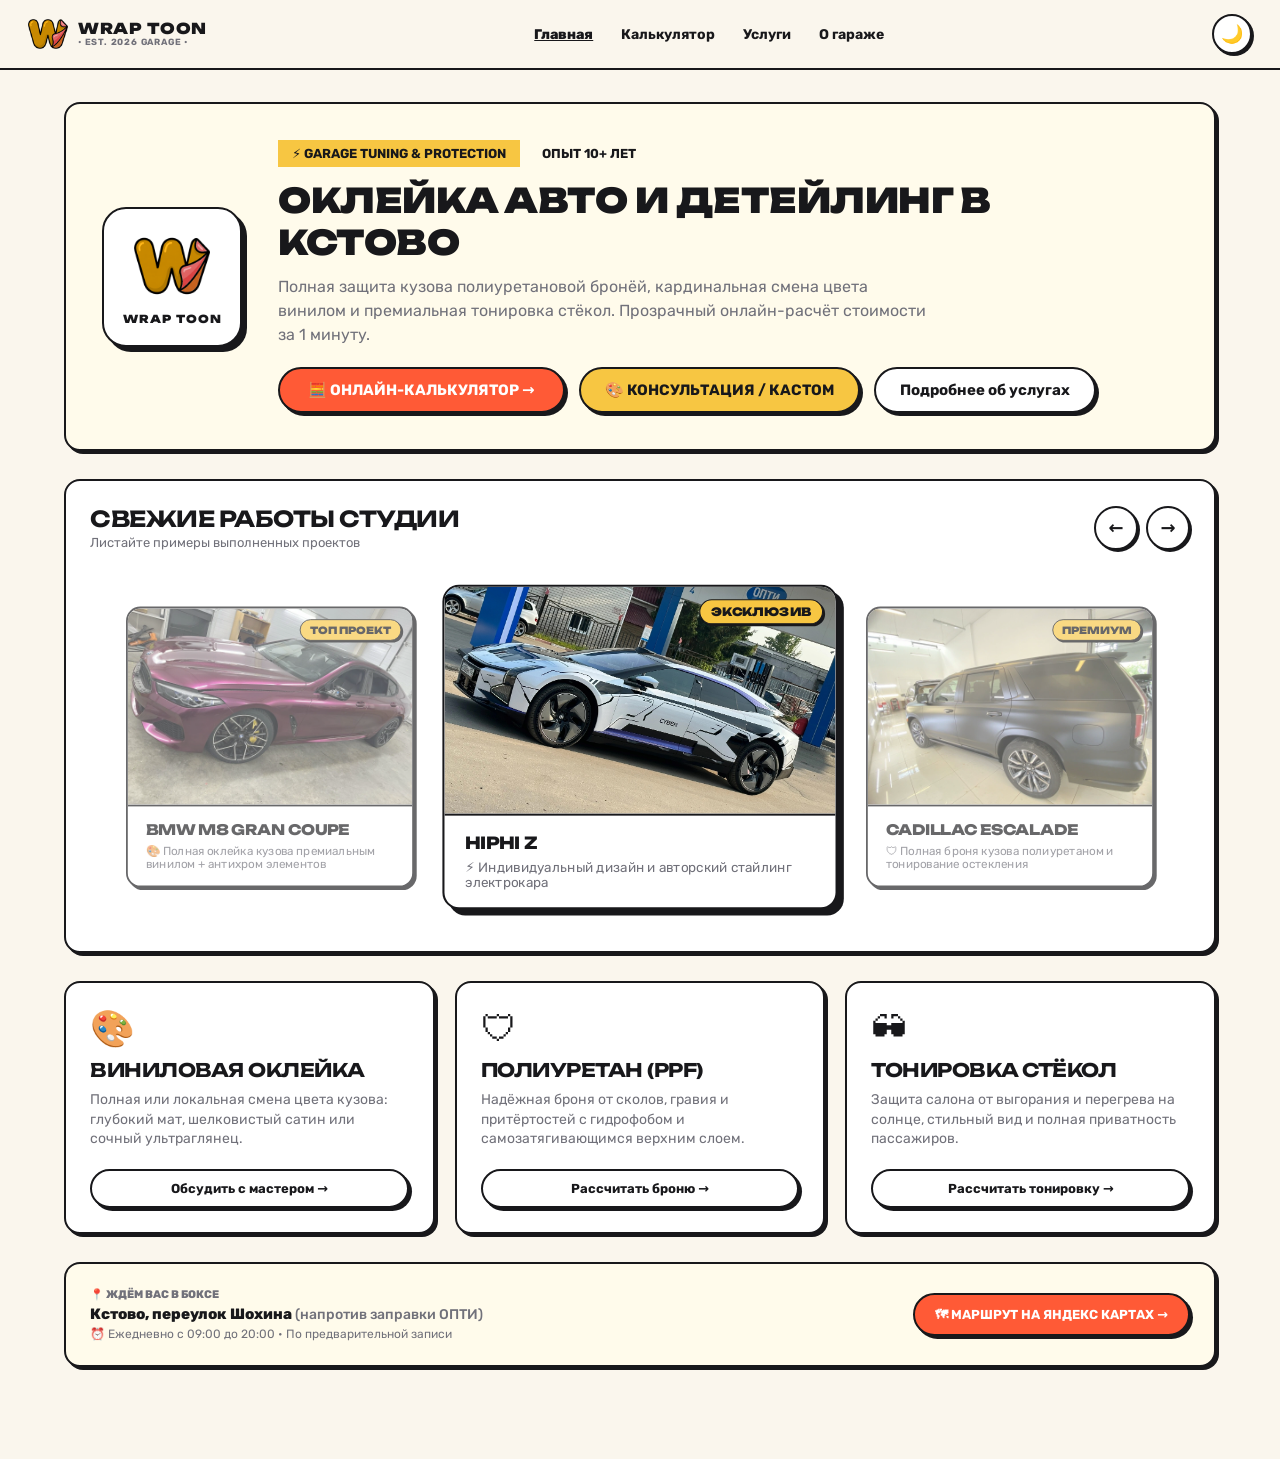
<file: frontend/index.html>
<!DOCTYPE html>
<html lang="ru">
<head>
  <meta charset="UTF-8">
  <meta name="viewport" content="width=device-width, initial-scale=1.0">
  <title>WRAP TOON — Детейлинг & Оклейка авто</title>
  <link rel="preconnect" href="https://fonts.googleapis.com">
  <link rel="preconnect" href="https://fonts.gstatic.com" crossorigin>
  <link href="https://fonts.googleapis.com/css2?family=Rubik:ital,wght@0,400..900;1,400..900&family=Unbounded:wght@700;800;900&display=swap" rel="stylesheet">
  <link rel="icon" type="image/png" href="assets/dark_logo_32.png">
  <link rel="stylesheet" href="style.css?v=2.4.0">
</head>
<body>
  <!-- ШАПКА НА ВСЮ ШИРИНУ -->
  <header class="toon-header">
    <a href="/" class="toon-logo">
      <img src="assets/dark_logo_64.png" alt="WRAP TOON" class="logo-img logo-img--dark">
      <img src="assets/light_logo_64.png" alt="WRAP TOON" class="logo-img logo-img--light">
      <div class="logo-text">
        <strong>WRAP TOON</strong>
        <small>• EST. 2026 GARAGE •</small>
      </div>
    </a>

    <nav class="toon-nav">
      <a href="/" class="nav-link active" style="text-decoration: underline; font-weight: 800;">Главная</a>
      <a href="/calculator" class="nav-link">Калькулятор</a>
      <a href="/services" class="nav-link">Услуги</a>
      <a href="/about" class="nav-link">О гараже</a>
    </nav>

    <div class="toon-header-actions">
      <button id="theme-toggle" class="theme-toggle-btn desktop-only" title="Сменить тему">🌙</button>
      <button id="mobile-menu-btn" class="toon-burger-btn" aria-label="Открыть меню" title="Меню">
        <div class="toon-burger-icon">
          <span></span>
          <span></span>
          <span></span>
        </div>
      </button>
    </div>
  </header>

  <!-- БОКОВОЕ МОБИЛЬНОЕ МЕНЮ (ШТОРКА) -->
  <div id="mobile-drawer" class="toon-drawer" aria-hidden="true">
    <div class="toon-drawer-backdrop" id="drawer-backdrop"></div>
    <div class="toon-drawer-panel">
      <div class="toon-drawer-header">
        <div class="toon-logo">
          <img src="assets/dark_logo_64.png" alt="WRAP TOON" class="logo-img logo-img--dark">
          <img src="assets/light_logo_64.png" alt="WRAP TOON" class="logo-img logo-img--light">
          <div class="logo-text">
            <strong>WRAP TOON</strong>
            <small>• EST. 2026 GARAGE •</small>
          </div>
        </div>
        <button id="drawer-close-btn" class="toon-drawer-close" aria-label="Закрыть меню">✕</button>
      </div>

      <nav class="toon-drawer-nav">
        <a href="/" class="drawer-nav-link active">🏠 Главная</a>
        <a href="/calculator" class="drawer-nav-link">🧮 Калькулятор</a>
        <a href="/services" class="drawer-nav-link">🛡 Услуги & Материалы</a>
        <a href="/about" class="drawer-nav-link">📍 О гараже</a>
      </nav>

      <div class="toon-drawer-footer">
        <button id="drawer-theme-toggle" class="drawer-theme-btn" type="button">
          <span class="drawer-theme-icon">🌙</span>
          <span class="drawer-theme-text">Тёмная тема</span>
        </button>
        <div class="drawer-footer-note">
          Кстово, переулок Шохина<br>(напротив заправки ОПТИ)
        </div>
      </div>
    </div>
  </div>

  <!-- ШИРОКИЙ КОНТЕЙНЕР (1200px) -->
  <main class="container">
    
    <!-- 1. HERO СЕКЦИЯ: ЛОГОТИП СЛЕВА, ОПИСАНИЕ СПРАВА -->
    <div class="toon-card toon-hero">
      <div class="hero-logo-box">
        <img src="assets/dark_logo_192.png" alt="WRAP TOON" class="hero-logo-img logo-img--dark">
        <img src="assets/light_logo_196.png" alt="WRAP TOON" class="hero-logo-img logo-img--light">
        <span>WRAP TOON</span>
      </div>

      <div class="hero-content">
        <div style="display: flex; gap: 8px;">
          <span class="toon-chip is-active">⚡ GARAGE TUNING & PROTECTION</span>
          <span class="toon-chip">ОПЫТ 10+ ЛЕТ</span>
        </div>
        <h1 class="hero-title">
          Оклейка авто и детейлинг в Кстово
        </h1>
        <p class="hero-desc">
          Полная защита кузова полиуретановой бронёй, кардинальная смена цвета винилом и премиальная тонировка стёкол. Прозрачный онлайн-расчёт стоимости за 1 минуту.
        </p>
        <div style="display: flex; gap: 14px; margin-top: 8px; flex-wrap: wrap;">
          <a href="/calculator" class="toon-btn toon-btn--accent" style="font-size: 15px; padding: 12px 28px;">
            🧮 ОНЛАЙН-КАЛЬКУЛЯТОР →
          </a>
          <button id="consult-btn" type="button" class="toon-btn toon-btn--primary open-consult-btn" style="font-size: 15px; padding: 12px 24px;">
            🎨 КОНСУЛЬТАЦИЯ / КАСТОМ
          </button>
          <a href="/services" class="toon-btn" style="font-size: 15px; padding: 12px 24px;">
            Подробнее об услугах
          </a>
        </div>
      </div>
    </div>

    <!-- 2. СКРОЛЛЕР ФОТОК РАБОТ (3 ФОТО: ЦЕНТРАЛЬНАЯ ВЫШЕ НА СЛОЙ) -->
    <div class="toon-card showcase-section">
      <div class="showcase-header">
        <div>
          <h2 style="margin: 0; font-size: 22px; text-transform: uppercase;">Свежие работы студии</h2>
          <span style="font-size: 13px; color: var(--color-muted);">Листайте примеры выполненных проектов</span>
        </div>
        <!-- КНОПКИ ПЕРЕМОТКИ -->
        <div style="display: flex; gap: 8px;">
          <button id="prev-btn" class="showcase-nav-btn" aria-label="Назад">←</button>
          <button id="next-btn" class="showcase-nav-btn" aria-label="Вперёд">→</button>
        </div>
      </div>

      <div class="showcase-wrapper" id="showcase-touch-area">
        <div class="showcase-track" id="showcase-track">
          
          <!-- Карточка 1 (Левая / боковая) -->
          <div class="showcase-card is-side" data-index="0">
            <div class="showcase-img-box">
              <img src="assets/full_vinil_bmwm8grancoupe.png" alt="BMW M8 Gran Coupe" class="showcase-img">
              <span class="showcase-badge">ТОП ПРОЕКТ</span>
            </div>
            <div class="showcase-info">
              <h4>BMW M8 Gran Coupe</h4>
              <p>🎨 Полная оклейка кузова винилом + антихром элементов</p>
            </div>
          </div>

          <!-- Карточка 2 (Центральная / АКТИВНАЯ НА ПЕРЕДНЕМ ПЛАНЕ) -->
          <div class="showcase-card is-active" data-index="1">
            <div class="showcase-img-box">
              <img src="assets/hiphiz_individual_wraps.png" alt="HiPhi Z" class="showcase-img">
              <span class="showcase-badge">ЭКСКЛЮЗИВ</span>
            </div>
            <div class="showcase-info">
              <h4>HiPhi Z</h4>
              <p>⚡ Индивидуальный дизайн и авторский стайлинг электрокара</p>
            </div>
          </div>

          <!-- Карточка 3 (Правая / боковая) -->
          <div class="showcase-card is-side" data-index="2">
            <div class="showcase-img-box">
              <img src="assets/cadilac_escalade_full_wrap.png" alt="Cadillac Escalade" class="showcase-img">
              <span class="showcase-badge">ПРЕМИУМ</span>
            </div>
            <div class="showcase-info">
              <h4>Cadillac Escalade</h4>
              <p>🛡 Полная броня кузова полиуретаном и тонирование остекления</p>
            </div>
          </div>

        </div>
      </div>
    </div>

    <!-- 3. БЛОК 3 ВИДОВ РАБОТ -->
    <div style="display: grid; grid-template-columns: repeat(auto-fit, minmax(280px, 1fr)); gap: 20px;">
      <div class="toon-card" style="display: flex; flex-direction: column; justify-content: space-between;">
        <div>
          <div style="font-size: 36px; margin-bottom: 8px;">🎨</div>
          <h3 style="margin: 0 0 8px; text-transform: uppercase;">Виниловая оклейка</h3>
          <p style="font-size: 14px; color: var(--color-muted); margin: 0; line-height: 1.4;">
            Полная или локальная смена цвета кузова: глубокий мат, шелковистый сатин или сочный ультраглянец.
          </p>
        </div>
        <div style="margin-top: 20px;">
          <button type="button" class="toon-btn open-consult-btn" style="width: 100%; font-size: 13px;">
            Обсудить с мастером →
          </button>
        </div>
      </div>

      <div class="toon-card" style="display: flex; flex-direction: column; justify-content: space-between;">
        <div>
          <div style="font-size: 36px; margin-bottom: 8px;">🛡</div>
          <h3 style="margin: 0 0 8px; text-transform: uppercase;">Полиуретан (PPF)</h3>
          <p style="font-size: 14px; color: var(--color-muted); margin: 0; line-height: 1.4;">
            Надёжная броня от сколов, гравия и притёртостей с гидрофобом и самозатягивающимся верхним слоем.
          </p>
        </div>
        <div style="margin-top: 20px;">
          <a href="/calculator" class="toon-btn" style="width: 100%; font-size: 13px;">Рассчитать броню →</a>
        </div>
      </div>

      <div class="toon-card" style="display: flex; flex-direction: column; justify-content: space-between;">
        <div>
          <div style="font-size: 36px; margin-bottom: 8px;">🕶</div>
          <h3 style="margin: 0 0 8px; text-transform: uppercase;">Тонировка стёкол</h3>
          <p style="font-size: 14px; color: var(--color-muted); margin: 0; line-height: 1.4;">
            Защита салона от выгорания и перегрева на солнце, стильный вид и полная приватность пассажиров.
          </p>
        </div>
        <div style="margin-top: 20px;">
          <a href="/calculator" class="toon-btn" style="width: 100%; font-size: 13px;">Рассчитать тонировку →</a>
        </div>
      </div>
    </div>


    <!-- 5. ЛОКАЦИЯ И МАРШРУТ -->
    <div class="toon-card" style="background: var(--bg-subtle); display: flex; justify-content: space-between; align-items: center; flex-wrap: wrap; gap: 16px;">
      <div>
        <div style="font-size: 11px; color: var(--color-muted); font-weight: 800; text-transform: uppercase; margin-bottom: 4px;">📍 ЖДЁМ ВАС В БОКСЕ</div>
        <div style="font-size: 15px; font-weight: 800;">
          Кстово, переулок Шохина <span style="font-weight: 500; color: var(--color-muted); font-size: 14px;">(напротив заправки ОПТИ)</span>
        </div>
        <div style="font-size: 12px; color: var(--color-muted); margin-top: 4px;">⏰ Ежедневно с 09:00 до 20:00 • По предварительной записи</div>
      </div>
      <a href="https://yandex.ru/maps/org/tonirovaniye_avtostyokol/32584139496/" target="_blank" rel="noopener noreferrer" class="toon-btn toon-btn--accent" style="font-size: 13px; padding: 12px 20px; white-space: nowrap; text-decoration: none;">
        🗺 МАРШРУТ НА ЯНДЕКС КАРТАХ →
      </a>
    </div>

  </main>

  <!-- МОДАЛЬНОЕ ОКНО КОНСУЛЬТАЦИИ С МАСТЕРОМ -->
  <dialog class="toon-modal" id="consult-modal">
    <div class="toon-modal-header">
      <h3 style="margin: 0; font-size: 20px; text-transform: uppercase;">Консультация с мастером</h3>
      <button type="button" class="toon-modal-close" id="consult-close-btn" aria-label="Закрыть">✕</button>
    </div>

    <div style="background: var(--bg-subtle); border: var(--border-width) solid var(--color-border); border-radius: 12px; padding: 12px 16px; margin-bottom: 18px;">
      <div style="font-size: 11px; color: var(--color-muted); font-weight: 700; text-transform: uppercase;">Бесплатная консультация</div>
      <div style="font-size: 14px; font-weight: 800; margin-top: 2px;">Сложные проекты, рисунки на плёнке и оценка авто</div>
    </div>

    <form id="consult-form">
      <div class="form-group">
        <label for="consult-name">Ваше имя *</label>
        <input type="text" id="consult-name" class="toon-input" placeholder="например, Александр" maxlength="50" required>
      </div>

      <div class="form-group">
        <label for="consult-phone">Номер телефона *</label>
        <input type="tel" id="consult-phone" class="toon-input" placeholder="+7 (___) ___-__-__" maxlength="18" required autocomplete="tel">
      </div>

      <div class="form-group">
        <label for="consult-car">Марка и модель авто</label>
        <input type="text" id="consult-car" class="toon-input" placeholder="например, BMW M5 F90" maxlength="70" autocomplete="off">
      </div>

      <div class="form-group">
        <label for="consult-desc">Опишите задачу или задумку *</label>
        <textarea id="consult-desc" class="toon-input" rows="3" placeholder="Хочу напечатать рисунок на капот и борта / посоветоваться по состоянию ЛКП..." maxlength="500" required></textarea>
        <small style="color: var(--color-muted); font-size: 11px; margin-top: 2px;">
          💡 Можно указать ваш ник в <b>Telegram</b> или <b>VK</b> для быстрой связи в чате.
        </small>
      </div>

      <div style="margin-top: 18px;">
        <button type="submit" class="toon-btn toon-btn--accent" style="width: 100%; font-size: 15px; padding: 14px;">
          ОТПРАВИТЬ МАСТЕРУ НА ОЦЕНКУ 🎨
        </button>
      </div>
    </form>

    <div id="consult-success" style="display: none; text-align: center; padding: 16px 10px;">
      <div style="font-size: 48px; margin-bottom: 12px;">🤝</div>
      <h3 style="margin: 0 0 8px; text-transform: uppercase;">Запрос принят!</h3>
      <p style="color: var(--color-muted); font-size: 14px; line-height: 1.5; margin: 0 0 20px;">
        Мастер свяжется с вами, чтобы обсудить задумку, сориентировать по времени и рассчитать индивидуальный проект.
      </p>
      <button type="button" class="toon-btn toon-btn--primary" id="consult-success-close-btn" style="width: 100%; padding: 12px;">
        ОТЛИЧНО
      </button>
    </div>
  </dialog>

  <!-- СКРИПТ КАРУСЕЛИ РАБОТ: СТРЕЛКИ + СВАЙПЫ + КЛИКИ -->
  <script>
    const API_BASE = window.location.origin.startsWith('http') && window.location.port !== '5500' && window.location.port !== '3000' && window.location.protocol !== 'file:' ? '' : `http://${window.location.hostname || '127.0.0.1'}:8000`;

    // Данные для карусели выполненных работ
    const projects = [
      {
        title: "BMW M8 Gran Coupe",
        desc: "🎨 Полная оклейка кузова премиальным винилом + антихром элементов",
        img: "assets/full_vinil_bmwm8grancoupe.png",
        badge: "ТОП ПРОЕКТ"
      },
      {
        title: "HiPhi Z",
        desc: "⚡ Индивидуальный дизайн и авторский стайлинг электрокара",
        img: "assets/hiphiz_individual_wraps.png",
        badge: "ЭКСКЛЮЗИВ"
      },
      {
        title: "Cadillac Escalade",
        desc: "🛡 Полная броня кузова полиуретаном и тонирование остекления",
        img: "assets/cadilac_escalade_full_wrap.png",
        badge: "ПРЕМИУМ"
      },
      {
        title: "Volkswagen Touareg",
        desc: "🛡 Защитный матовый полиуретан (PPF) всего кузова от гравия",
        img: "assets/vwtuareg_matt_poleuretan.png",
        badge: "ЗАЩИТА PPF"
      },
      {
        title: "Volvo XC40",
        desc: "🛡 Матовый полиуретан: бархатистый сатин и надежная броня",
        img: "assets/volvoxc40_matt_poleuretan.png",
        badge: "САТИН"
      }
    ];

    let activeIdx = 1;

    function renderCarousel() {
      const total = projects.length;
      const prevIdx = (activeIdx - 1 + total) % total;
      const nextIdx = (activeIdx + 1) % total;

      const indices = [prevIdx, activeIdx, nextIdx];
      const track = document.getElementById('showcase-track');
      track.innerHTML = '';

      indices.forEach((idx, pos) => {
        const item = projects[idx];
        const isActive = pos === 1;

        const card = document.createElement('div');
        card.className = `showcase-card ${isActive ? 'is-active' : 'is-side'}`;
        card.dataset.index = idx;

        const badgeHtml = item.badge 
          ? `<span class="showcase-badge">${item.badge}</span>` 
          : '';

        card.innerHTML = `
          <div class="showcase-img-box">
            <img src="${item.img}" alt="${item.title}" class="showcase-img" loading="lazy">
            ${badgeHtml}
          </div>
          <div class="showcase-info">
            <h4>${item.title}</h4>
            <p>${item.desc}</p>
          </div>
        `;

        if (!isActive) {
          card.addEventListener('click', () => {
            activeIdx = idx;
            renderCarousel();
          });
        }

        track.appendChild(card);
      });
    }

    document.getElementById('prev-btn').addEventListener('click', () => {
      activeIdx = (activeIdx - 1 + projects.length) % projects.length;
      renderCarousel();
    });

    document.getElementById('next-btn').addEventListener('click', () => {
      activeIdx = (activeIdx + 1) % projects.length;
      renderCarousel();
    });

    let startX = 0;
    const touchArea = document.getElementById('showcase-touch-area');

    touchArea.addEventListener('touchstart', (e) => {
      startX = e.touches[0].clientX;
    }, { passive: true });

    touchArea.addEventListener('touchend', (e) => {
      const endX = e.changedTouches[0].clientX;
      const diff = startX - endX;
      if (Math.abs(diff) > 40) {
        if (diff > 0) {
          activeIdx = (activeIdx + 1) % projects.length;
        } else {
          activeIdx = (activeIdx - 1 + projects.length) % projects.length;
        }
        renderCarousel();
      }
    }, { passive: true });

    renderCarousel();

    // --- МОДАЛКА КОНСУЛЬТАЦИИ ---
    function formatPhone(digits) {
      if (!digits) return '';
      if (digits[0] === '7' || digits[0] === '8') digits = digits.substring(1);
      let formatted = '+7';
      if (digits.length > 0) formatted += ' (' + digits.substring(0, 3);
      if (digits.length >= 3) formatted += ') ' + digits.substring(3, 6);
      if (digits.length >= 6) formatted += '-' + digits.substring(6, 8);
      if (digits.length >= 8) formatted += '-' + digits.substring(8, 10);
      return formatted;
    }

    const consultBtns = document.querySelectorAll('#consult-btn, .open-consult-btn');
    const consultModal = document.getElementById('consult-modal');
    const consultCloseBtn = document.getElementById('consult-close-btn');
    const consultSuccessCloseBtn = document.getElementById('consult-success-close-btn');
    const consultForm = document.getElementById('consult-form');
    const consultSuccess = document.getElementById('consult-success');
    const consultPhone = document.getElementById('consult-phone');

    if (consultModal) {
      consultBtns.forEach(btn => {
        btn.addEventListener('click', () => {
          consultForm.style.display = 'block';
          consultSuccess.style.display = 'none';
          consultModal.showModal();
        });
      });

      consultCloseBtn.addEventListener('click', () => consultModal.close());
      consultSuccessCloseBtn.addEventListener('click', () => consultModal.close());

      consultModal.addEventListener('click', (e) => {
        if (e.target === consultModal) consultModal.close();
      });

      consultPhone.addEventListener('input', (e) => {
        consultPhone.value = formatPhone(e.target.value.replace(/\D/g, ''));
      });

      consultPhone.addEventListener('keydown', (e) => {
        if (e.key === 'Backspace') {
          const cur = consultPhone.selectionStart;
          if (cur === consultPhone.selectionEnd && cur > 0) {
            const charBefore = consultPhone.value[cur - 1];
            if (/\D/.test(charBefore)) {
              e.preventDefault();
              let val = consultPhone.value;
              let idx = cur - 1;
              while (idx >= 0 && /\D/.test(val[idx])) idx--;
              if (idx >= 0 && val[idx] !== '+') {
                consultPhone.value = formatPhone((val.slice(0, idx) + val.slice(cur)).replace(/\D/g, ''));
              } else {
                consultPhone.value = '';
              }
            }
          }
        }
      });

      consultForm.addEventListener('submit', async (e) => {
        e.preventDefault();
        if (consultPhone.value.trim().length < 18) {
          alert('Пожалуйста, введите полный номер телефона: +7 (XXX) XXX-XX-XX');
          consultPhone.focus();
          return;
        }

        const payload = {
          client_name: document.getElementById('consult-name').value.trim(),
          client_number: consultPhone.value.trim(),
          client_car: document.getElementById('consult-car').value.trim(),
          client_comment: document.getElementById('consult-desc').value.trim() || null
        };

        const submitBtn = consultForm.querySelector('button[type="submit"]');
        const origBtnText = submitBtn.textContent;
        submitBtn.disabled = true;
        submitBtn.textContent = 'Отправка...';

        try {
          const response = await fetch(`${API_BASE}/consultations`, {
            method: 'POST',
            headers: {
              'Content-Type': 'application/json'
            },
            body: JSON.stringify(payload)
          });

          if (!response.ok) {
            const errData = await response.json().catch(() => null);
            const errorMsg = (errData && errData.detail)
              ? (typeof errData.detail === 'string' ? errData.detail : JSON.stringify(errData.detail))
              : `Ошибка сервера (${response.status})`;
            throw new Error(errorMsg);
          }

          consultForm.style.display = 'none';
          consultSuccess.style.display = 'block';
          consultForm.reset();
        } catch (err) {
          console.error('Ошибка при отправке запроса на консультацию:', err);
          alert('Не удалось отправить запрос: ' + err.message);
        } finally {
          submitBtn.disabled = false;
          submitBtn.textContent = origBtnText;
        }
      });
    }
  </script>
  <!-- Подключение автокомплита авто и темы -->
  <script src="cars-autocomplete.js?v=2.4.0"></script>
  <script src="theme.js?v=2.4.0"></script>
</body>
</html>
</file>
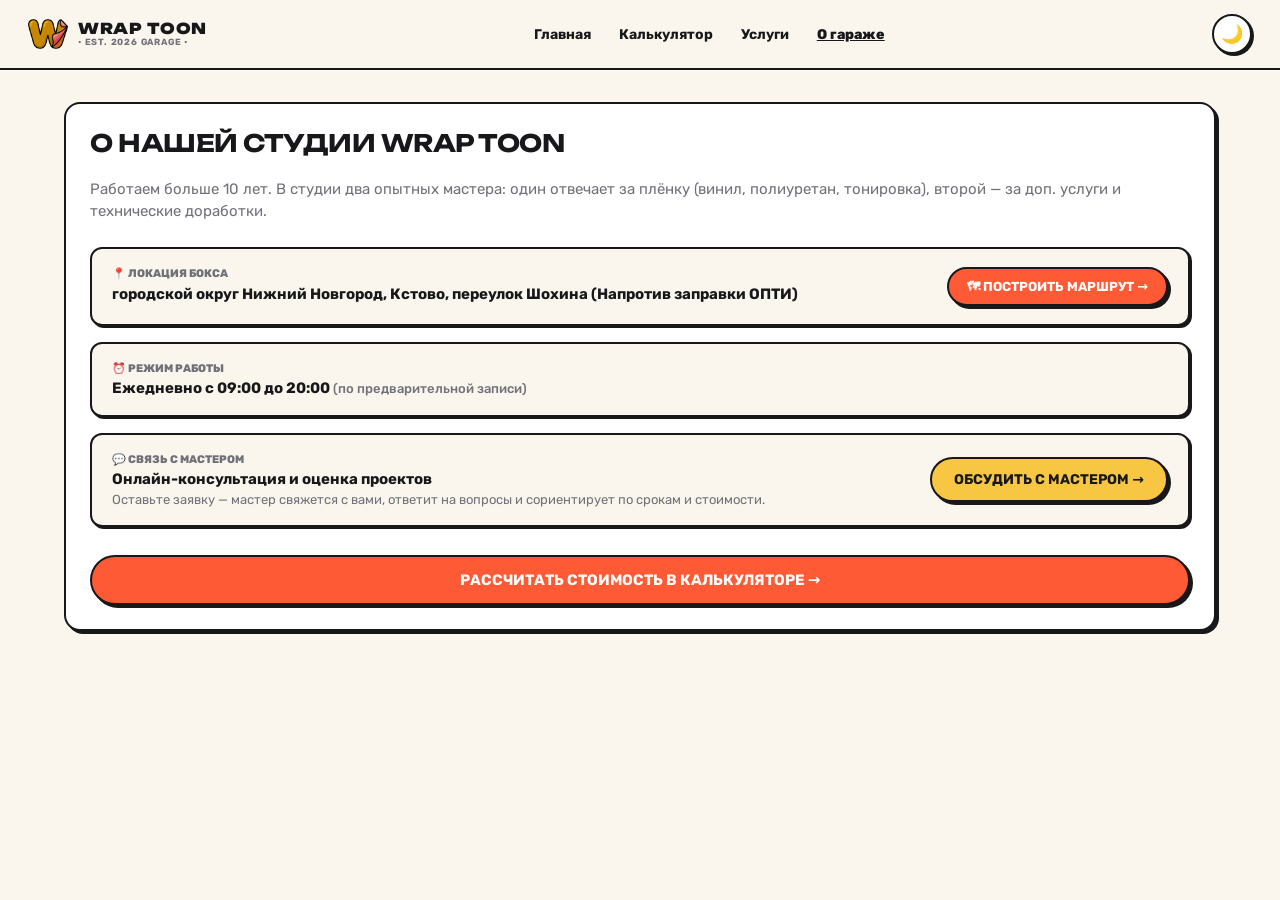
<file: frontend/about.html>
<!DOCTYPE html>
<html lang="ru">
<head>
  <meta charset="UTF-8">
  <meta name="viewport" content="width=device-width, initial-scale=1.0">
  <title>WRAP TOON — О гараже</title>
  <link rel="preconnect" href="https://fonts.googleapis.com">
  <link rel="preconnect" href="https://fonts.gstatic.com" crossorigin>
  <link href="https://fonts.googleapis.com/css2?family=Rubik:ital,wght@0,400..900;1,400..900&family=Unbounded:wght@700;800;900&display=swap" rel="stylesheet">
  <link rel="icon" type="image/png" href="assets/dark_logo_32.png">
  <link rel="stylesheet" href="style.css?v=2.4.0">
</head>
<body>
  <header class="toon-header">
    <a href="/" class="toon-logo">
      <img src="assets/dark_logo_64.png" alt="WRAP TOON" class="logo-img logo-img--dark">
      <img src="assets/light_logo_64.png" alt="WRAP TOON" class="logo-img logo-img--light">
      <div class="logo-text">
        <strong>WRAP TOON</strong>
        <small>• EST. 2026 GARAGE •</small>
      </div>
    </a>

    <nav class="toon-nav">
      <a href="/" class="nav-link">Главная</a>
      <a href="/calculator" class="nav-link">Калькулятор</a>
      <a href="/services" class="nav-link">Услуги</a>
      <a href="/about" class="nav-link active" style="text-decoration: underline; font-weight: 800;">О гараже</a>
    </nav>

    <div class="toon-header-actions">
      <button id="theme-toggle" class="theme-toggle-btn desktop-only" title="Сменить тему">🌙</button>
      <button id="mobile-menu-btn" class="toon-burger-btn" aria-label="Открыть меню" title="Меню">
        <div class="toon-burger-icon">
          <span></span>
          <span></span>
          <span></span>
        </div>
      </button>
    </div>
  </header>

  <!-- БОКОВОЕ МОБИЛЬНОЕ МЕНЮ (ШТОРКА) -->
  <div id="mobile-drawer" class="toon-drawer" aria-hidden="true">
    <div class="toon-drawer-backdrop" id="drawer-backdrop"></div>
    <div class="toon-drawer-panel">
      <div class="toon-drawer-header">
        <div class="toon-logo">
          <img src="assets/dark_logo_64.png" alt="WRAP TOON" class="logo-img logo-img--dark">
          <img src="assets/light_logo_64.png" alt="WRAP TOON" class="logo-img logo-img--light">
          <div class="logo-text">
            <strong>WRAP TOON</strong>
            <small>• EST. 2026 GARAGE •</small>
          </div>
        </div>
        <button id="drawer-close-btn" class="toon-drawer-close" aria-label="Закрыть меню">✕</button>
      </div>

      <nav class="toon-drawer-nav">
        <a href="/" class="drawer-nav-link">🏠 Главная</a>
        <a href="/calculator" class="drawer-nav-link">🧮 Калькулятор</a>
        <a href="/services" class="drawer-nav-link">🛡 Услуги & Материалы</a>
        <a href="/about" class="drawer-nav-link active">📍 О гараже</a>
      </nav>

      <div class="toon-drawer-footer">
        <button id="drawer-theme-toggle" class="drawer-theme-btn" type="button">
          <span class="drawer-theme-icon">🌙</span>
          <span class="drawer-theme-text">Тёмная тема</span>
        </button>
        <div class="drawer-footer-note">
          Кстово, переулок Шохина<br>(напротив заправки ОПТИ)
        </div>
      </div>
    </div>
  </div>

  <main class="container">
    <div class="toon-card">
      <h2 style="margin-top: 0; text-transform: uppercase;">О нашей студии WRAP TOON</h2>
      <p style="color: var(--color-muted); margin-bottom: 24px; font-size: 15px; line-height: 1.5;">Работаем больше 10 лет. В студии два опытных мастера: один отвечает за плёнку (винил, полиуретан, тонировка), второй — за доп. услуги и технические доработки.</p>

      <div style="display: flex; flex-direction: column; gap: 16px;">
        <div style="background: var(--bg-page); padding: 18px 20px; border-radius: 12px; border: var(--border-width) solid var(--color-border); box-shadow: 2px 2px 0 var(--shadow-color); display: flex; justify-content: space-between; align-items: center; flex-wrap: wrap; gap: 14px;">
          <div>
            <div style="font-size: 11px; color: var(--color-muted); font-weight: 800; text-transform: uppercase; margin-bottom: 4px;">📍 ЛОКАЦИЯ БОКСА</div>
            <div style="font-size: 15px; font-weight: 700; line-height: 1.4;">
              городской округ Нижний Новгород, Кстово, переулок Шохина (Напротив заправки ОПТИ)
            </div>
          </div>
          <a href="https://yandex.ru/maps/org/tonirovaniye_avtostyokol/32584139496/" target="_blank" rel="noopener noreferrer" class="toon-btn toon-btn--accent" style="font-size: 13px; padding: 10px 18px; white-space: nowrap; text-decoration: none;">
            🗺 ПОСТРОИТЬ МАРШРУТ →
          </a>
        </div>

        <div style="background: var(--bg-page); padding: 18px 20px; border-radius: 12px; border: var(--border-width) solid var(--color-border); box-shadow: 2px 2px 0 var(--shadow-color);">
          <div style="font-size: 11px; color: var(--color-muted); font-weight: 800; text-transform: uppercase; margin-bottom: 4px;">⏰ РЕЖИМ РАБОТЫ</div>
          <div style="font-size: 15px; font-weight: 700;">
            Ежедневно с 09:00 до 20:00 <span style="color: var(--color-muted); font-weight: 500; font-size: 13px;">(по предварительной записи)</span>
          </div>
        </div>

        <div style="background: var(--bg-page); padding: 18px 20px; border-radius: 12px; border: var(--border-width) solid var(--color-border); box-shadow: 2px 2px 0 var(--shadow-color); display: flex; justify-content: space-between; align-items: center; flex-wrap: wrap; gap: 16px;">
          <div>
            <div style="font-size: 11px; color: var(--color-muted); font-weight: 800; text-transform: uppercase; margin-bottom: 4px;">💬 СВЯЗЬ С МАСТЕРОМ</div>
            <div style="font-size: 15px; font-weight: 700;">
              Онлайн-консультация и оценка проектов
            </div>
            <div style="font-size: 13px; color: var(--color-muted); margin-top: 4px;">
              Оставьте заявку — мастер свяжется с вами, ответит на вопросы и сориентирует по срокам и стоимости.
            </div>
          </div>
          <button id="consult-btn" type="button" class="toon-btn toon-btn--primary" style="font-size: 14px; padding: 12px 22px; white-space: nowrap;">
            ОБСУДИТЬ С МАСТЕРОМ →
          </button>
        </div>
      </div>

      <div style="margin-top: 28px;">
        <a href="/calculator" class="toon-btn toon-btn--accent" style="width: 100%; text-align: center; padding: 14px; font-size: 15px;">
          РАССЧИТАТЬ СТОИМОСТЬ В КАЛЬКУЛЯТОРЕ →
        </a>
      </div>
    </div>
  </main>

  <!-- МОДАЛЬНОЕ ОКНО КОНСУЛЬТАЦИИ С МАСТЕРОМ -->
  <dialog class="toon-modal" id="consult-modal">
    <div class="toon-modal-header">
      <h3 style="margin: 0; font-size: 20px; text-transform: uppercase;">Консультация с мастером</h3>
      <button type="button" class="toon-modal-close" id="consult-close-btn" aria-label="Закрыть">✕</button>
    </div>

    <div style="background: var(--bg-subtle); border: var(--border-width) solid var(--color-border); border-radius: 12px; padding: 12px 16px; margin-bottom: 18px;">
      <div style="font-size: 11px; color: var(--color-muted); font-weight: 700; text-transform: uppercase;">Бесплатная консультация</div>
      <div style="font-size: 14px; font-weight: 800; margin-top: 2px;">Сложные проекты, рисунки на плёнке и оценка авто</div>
    </div>

    <form id="consult-form">
      <div class="form-group">
        <label for="consult-name">Ваше имя *</label>
        <input type="text" id="consult-name" class="toon-input" placeholder="например, Александр" maxlength="50" required>
      </div>

      <div class="form-group">
        <label for="consult-phone">Номер телефона *</label>
        <input type="tel" id="consult-phone" class="toon-input" placeholder="+7 (___) ___-__-__" maxlength="18" required autocomplete="tel">
      </div>

      <div class="form-group">
        <label for="consult-car">Марка и модель авто</label>
        <input type="text" id="consult-car" class="toon-input" placeholder="например, BMW M5 F90" maxlength="70" autocomplete="off">
      </div>

      <div class="form-group">
        <label for="consult-desc">Опишите задачу или задумку *</label>
        <textarea id="consult-desc" class="toon-input" rows="3" placeholder="Хочу оклеить зоны риска / проконсультироваться по состоянию ЛКП..." maxlength="500" required></textarea>
        <small style="color: var(--color-muted); font-size: 11px; margin-top: 2px;">
          💡 Можно указать ваш ник в <b>Telegram</b> или <b>VK</b> для быстрой связи в чате.
        </small>
      </div>

      <div style="margin-top: 18px;">
        <button type="submit" class="toon-btn toon-btn--accent" style="width: 100%; font-size: 15px; padding: 14px;">
          ОТПРАВИТЬ МАСТЕРУ НА ОЦЕНКУ 🎨
        </button>
      </div>
    </form>

    <div id="consult-success" style="display: none; text-align: center; padding: 16px 10px;">
      <div style="font-size: 48px; margin-bottom: 12px;">🤝</div>
      <h3 style="margin: 0 0 8px; text-transform: uppercase;">Запрос принят!</h3>
      <p style="color: var(--color-muted); font-size: 14px; line-height: 1.5; margin: 0 0 20px;">
        Мастер свяжется с вами, чтобы обсудить задумку, сориентировать по времени и рассчитать индивидуальный проект.
      </p>
      <button type="button" class="toon-btn toon-btn--primary" id="consult-success-close-btn" style="width: 100%; padding: 12px;">
        ОТЛИЧНО
      </button>
    </div>
  </dialog>

  <!-- Скрипт модалки консультации и тема -->
  <script>
    const API_BASE = window.location.origin.startsWith('http') && window.location.port !== '5500' && window.location.port !== '3000' && window.location.protocol !== 'file:' ? '' : `http://${window.location.hostname || '127.0.0.1'}:8000`;

    const consultBtn = document.getElementById('consult-btn');
    const consultModal = document.getElementById('consult-modal');
    const consultCloseBtn = document.getElementById('consult-close-btn');
    const consultSuccessCloseBtn = document.getElementById('consult-success-close-btn');
    const consultForm = document.getElementById('consult-form');
    const consultSuccess = document.getElementById('consult-success');
    const consultPhone = document.getElementById('consult-phone');

    function formatPhone(digits) {
      if (!digits) return '';
      if (digits[0] === '7' || digits[0] === '8') digits = digits.substring(1);
      let formatted = '+7';
      if (digits.length > 0) formatted += ' (' + digits.substring(0, 3);
      if (digits.length >= 3) formatted += ') ' + digits.substring(3, 6);
      if (digits.length >= 6) formatted += '-' + digits.substring(6, 8);
      if (digits.length >= 8) formatted += '-' + digits.substring(8, 10);
      return formatted;
    }

    if (consultModal) {
      if (consultBtn) {
        consultBtn.addEventListener('click', () => {
          consultForm.style.display = 'block';
          consultSuccess.style.display = 'none';
          consultModal.showModal();
        });
      }

      consultCloseBtn.addEventListener('click', () => consultModal.close());
      consultSuccessCloseBtn.addEventListener('click', () => consultModal.close());

      consultModal.addEventListener('click', (e) => {
        if (e.target === consultModal) consultModal.close();
      });

      consultPhone.addEventListener('input', (e) => {
        consultPhone.value = formatPhone(e.target.value.replace(/\D/g, ''));
      });

      consultPhone.addEventListener('keydown', (e) => {
        if (e.key === 'Backspace') {
          const cur = consultPhone.selectionStart;
          if (cur === consultPhone.selectionEnd && cur > 0) {
            const charBefore = consultPhone.value[cur - 1];
            if (/\D/.test(charBefore)) {
              e.preventDefault();
              let val = consultPhone.value;
              let idx = cur - 1;
              while (idx >= 0 && /\D/.test(val[idx])) idx--;
              if (idx >= 0 && val[idx] !== '+') {
                consultPhone.value = formatPhone((val.slice(0, idx) + val.slice(cur)).replace(/\D/g, ''));
              } else {
                consultPhone.value = '';
              }
            }
          }
        }
      });

      consultForm.addEventListener('submit', async (e) => {
        e.preventDefault();
        if (consultPhone.value.trim().length < 18) {
          alert('Пожалуйста, введите полный номер телефона: +7 (XXX) XXX-XX-XX');
          consultPhone.focus();
          return;
        }

        const payload = {
          client_name: document.getElementById('consult-name').value.trim(),
          client_number: consultPhone.value.trim(),
          client_car: document.getElementById('consult-car').value.trim() || 'Уточняется',
          client_comment: document.getElementById('consult-desc').value.trim() || null
        };

        const submitBtn = consultForm.querySelector('button[type="submit"]');
        const origBtnText = submitBtn.textContent;
        submitBtn.disabled = true;
        submitBtn.textContent = 'Отправка...';

        try {
          const response = await fetch(`${API_BASE}/consultations`, {
            method: 'POST',
            headers: { 'Content-Type': 'application/json' },
            body: JSON.stringify(payload)
          });

          if (!response.ok) {
            const errData = await response.json().catch(() => null);
            throw new Error(errData?.detail || `Ошибка сервера (${response.status})`);
          }

          consultForm.style.display = 'none';
          consultSuccess.style.display = 'block';
          consultForm.reset();
        } catch (err) {
          console.error('Ошибка отправки:', err);
          alert('Не удалось отправить: ' + err.message);
        } finally {
          submitBtn.disabled = false;
          submitBtn.textContent = origBtnText;
        }
      });
    }
  </script>
  <script src="cars-autocomplete.js?v=2.4.0"></script>
  <script src="theme.js?v=2.4.0"></script>
</body>
</html>
</file>
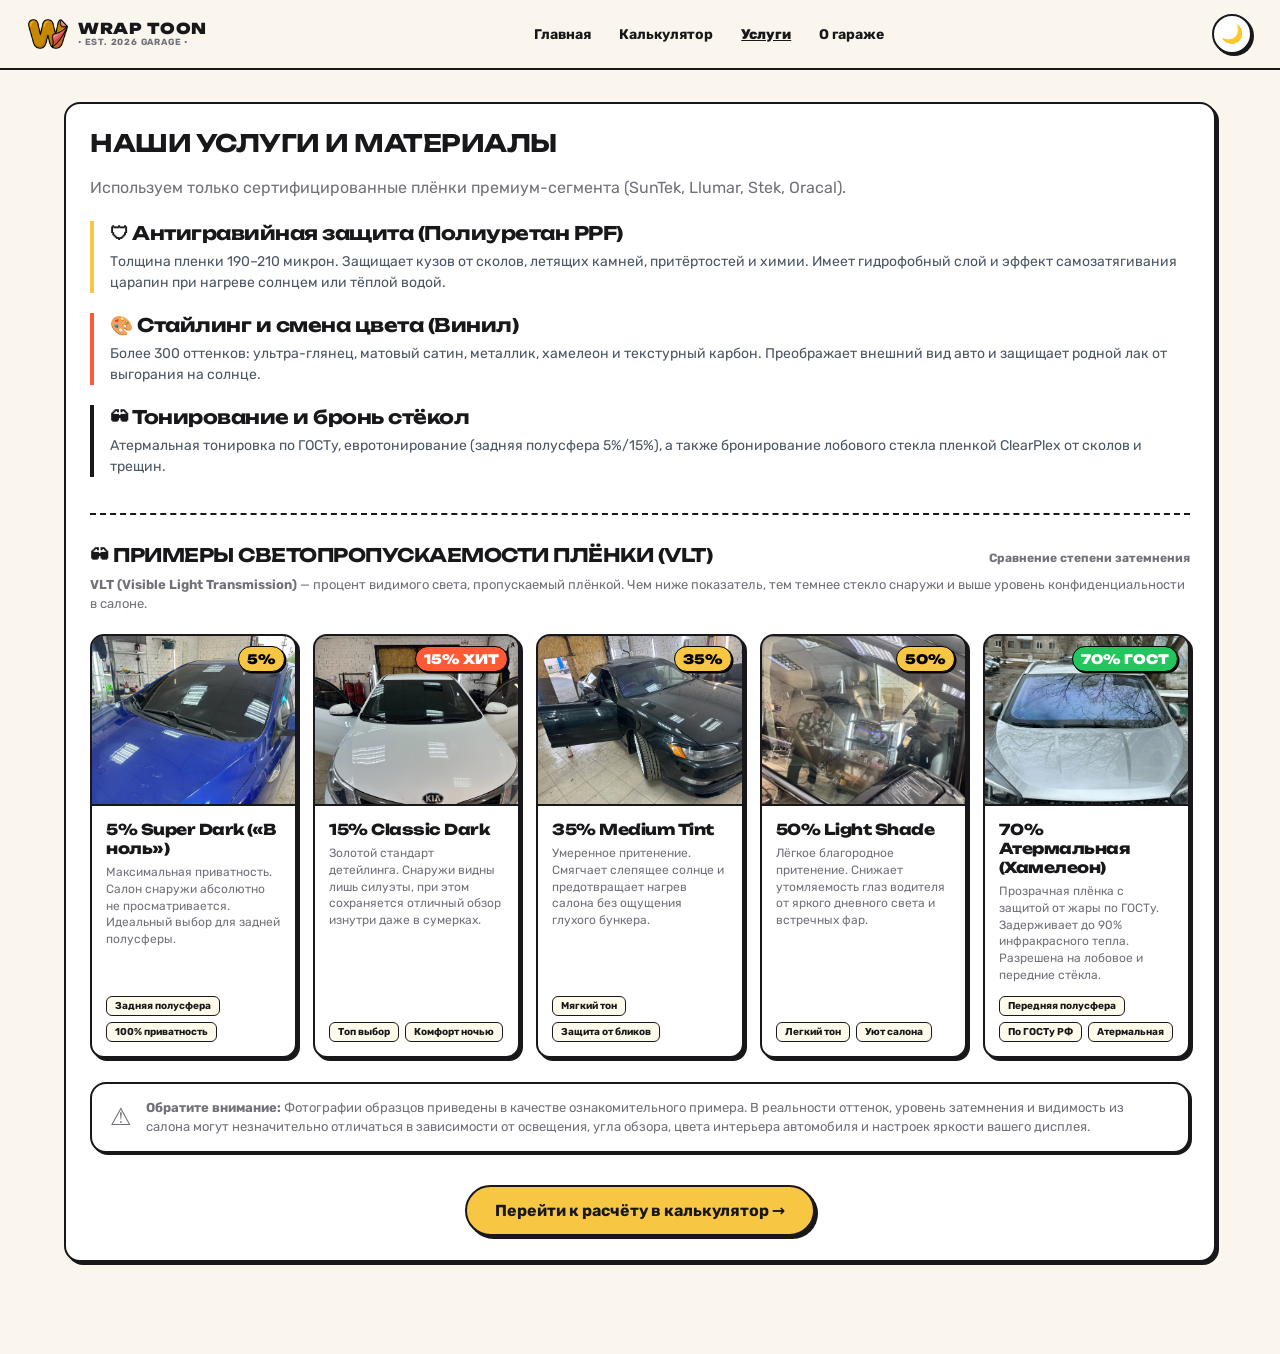
<file: frontend/services.html>
<!DOCTYPE html>
<html lang="ru">
<head>
  <meta charset="UTF-8">
  <meta name="viewport" content="width=device-width, initial-scale=1.0">
  <title>WRAP TOON — Услуги & Материалы</title>
  <link rel="preconnect" href="https://fonts.googleapis.com">
  <link rel="preconnect" href="https://fonts.gstatic.com" crossorigin>
  <link href="https://fonts.googleapis.com/css2?family=Rubik:ital,wght@0,400..900;1,400..900&family=Unbounded:wght@700;800;900&display=swap" rel="stylesheet">
  <link rel="icon" type="image/png" href="assets/dark_logo_32.png">
  <link rel="stylesheet" href="style.css?v=2.4.0">
</head>
<body>
  <header class="toon-header">
    <a href="/" class="toon-logo">
      <img src="assets/dark_logo_64.png" alt="WRAP TOON" class="logo-img logo-img--dark">
      <img src="assets/light_logo_64.png" alt="WRAP TOON" class="logo-img logo-img--light">
      <div class="logo-text">
        <strong>WRAP TOON</strong>
        <small>• EST. 2026 GARAGE •</small>
      </div>
    </a>

    <nav class="toon-nav">
      <a href="/" class="nav-link">Главная</a>
      <a href="/calculator" class="nav-link">Калькулятор</a>
      <a href="/services" class="nav-link active" style="text-decoration: underline; font-weight: 800;">Услуги</a>
      <a href="/about" class="nav-link">О гараже</a>
    </nav>

    <div class="toon-header-actions">
      <button id="theme-toggle" class="theme-toggle-btn desktop-only" title="Сменить тему">🌙</button>
      <button id="mobile-menu-btn" class="toon-burger-btn" aria-label="Открыть меню" title="Меню">
        <div class="toon-burger-icon">
          <span></span>
          <span></span>
          <span></span>
        </div>
      </button>
    </div>
  </header>

  <!-- БОКОВОЕ МОБИЛЬНОЕ МЕНЮ (ШТОРКА) -->
  <div id="mobile-drawer" class="toon-drawer" aria-hidden="true">
    <div class="toon-drawer-backdrop" id="drawer-backdrop"></div>
    <div class="toon-drawer-panel">
      <div class="toon-drawer-header">
        <div class="toon-logo">
          <img src="assets/dark_logo_64.png" alt="WRAP TOON" class="logo-img logo-img--dark">
          <img src="assets/light_logo_64.png" alt="WRAP TOON" class="logo-img logo-img--light">
          <div class="logo-text">
            <strong>WRAP TOON</strong>
            <small>• EST. 2026 GARAGE •</small>
          </div>
        </div>
        <button id="drawer-close-btn" class="toon-drawer-close" aria-label="Закрыть меню">✕</button>
      </div>

      <nav class="toon-drawer-nav">
        <a href="/" class="drawer-nav-link">🏠 Главная</a>
        <a href="/calculator" class="drawer-nav-link">🧮 Калькулятор</a>
        <a href="/services" class="drawer-nav-link active">🛡 Услуги & Материалы</a>
        <a href="/about" class="drawer-nav-link">📍 О гараже</a>
      </nav>

      <div class="toon-drawer-footer">
        <button id="drawer-theme-toggle" class="drawer-theme-btn" type="button">
          <span class="drawer-theme-icon">🌙</span>
          <span class="drawer-theme-text">Тёмная тема</span>
        </button>
        <div class="drawer-footer-note">
          Кстово, переулок Шохина<br>(напротив заправки ОПТИ)
        </div>
      </div>
    </div>
  </div>

  <main class="container">
    <div class="toon-card">
      <h2 style="margin-top: 0; text-transform: uppercase;">Наши услуги и материалы</h2>
      <p style="color: var(--color-muted); margin-bottom: 24px;">Используем только сертифицированные плёнки премиум-сегмента (SunTek, Llumar, Stek, Oracal).</p>

      <div style="display: flex; flex-direction: column; gap: 20px;">
        <div style="border-left: 4px solid var(--color-primary); padding-left: 16px;">
          <h3 style="margin: 0 0 6px;">🛡 Антигравийная защита (Полиуретан PPF)</h3>
          <p style="margin: 0; font-size: 14px; line-height: 1.5; color: #4B5563;">
            Толщина пленки 190–210 микрон. Защищает кузов от сколов, летящих камней, притёртостей и химии. Имеет гидрофобный слой и эффект самозатягивания царапин при нагреве солнцем или тёплой водой.
          </p>
        </div>

        <div style="border-left: 4px solid var(--color-accent); padding-left: 16px;">
          <h3 style="margin: 0 0 6px;">🎨 Стайлинг и смена цвета (Винил)</h3>
          <p style="margin: 0; font-size: 14px; line-height: 1.5; color: #4B5563;">
            Более 300 оттенков: ультра-глянец, матовый сатин, металлик, хамелеон и текстурный карбон. Преображает внешний вид авто и защищает родной лак от выгорания на солнце.
          </p>
        </div>

        <div style="border-left: 4px solid #18181B; padding-left: 16px;">
          <h3 style="margin: 0 0 6px;">🕶 Тонирование и бронь стёкол</h3>
          <p style="margin: 0; font-size: 14px; line-height: 1.5; color: #4B5563;">
            Атермальная тонировка по ГОСТу, евротонирование (задняя полусфера 5%/15%), а также бронирование лобового стекла пленкой ClearPlex от сколов и трещин.
          </p>
        </div>
      </div>

      <!-- ВИЗУАЛЬНЫЕ ПРИМЕРЫ СВЕТОПРОПУСКАЕМОСТИ ПЛЕНКИ (VLT) -->
      <div style="margin-top: 36px; border-top: var(--border-width) dashed var(--color-border); padding-top: 28px;">
        <div style="display: flex; align-items: baseline; justify-content: space-between; flex-wrap: wrap; gap: 8px;">
          <h3 style="margin: 0; text-transform: uppercase;">🕶 Примеры светопропускаемости плёнки (VLT)</h3>
          <span style="font-size: 12px; color: var(--color-muted); font-weight: 700;">Сравнение степени затемнения</span>
        </div>
        <p style="color: var(--color-muted); font-size: 13px; margin: 8px 0 20px; line-height: 1.5;">
          <b>VLT (Visible Light Transmission)</b> — процент видимого света, пропускаемый плёнкой. Чем ниже показатель, тем темнее стекло снаружи и выше уровень конфиденциальности в салоне.
        </p>

        <div class="tint-grid">
          <!-- 5% -->
          <div class="tint-card">
            <div class="tint-preview-box">
              <img src="assets/toner_5perc.png" alt="Тонировка 5%" class="tint-preview-img" loading="lazy">
              <span class="tint-badge">5%</span>
            </div>
            <div class="tint-content">
              <h4 class="tint-title">5% Super Dark («В ноль»)</h4>
              <p class="tint-desc">Максимальная приватность. Салон снаружи абсолютно не просматривается. Идеальный выбор для задней полусферы.</p>
              <div class="tint-tags">
                <span class="tint-tag">Задняя полусфера</span>
                <span class="tint-tag">100% приватность</span>
              </div>
            </div>
          </div>

          <!-- 15% -->
          <div class="tint-card">
            <div class="tint-preview-box">
              <img src="assets/kiario_15perc.jpg" alt="Тонировка 15% Kia Rio" class="tint-preview-img" loading="lazy">
              <span class="tint-badge tint-badge--hit">15% ХИТ</span>
            </div>
            <div class="tint-content">
              <h4 class="tint-title">15% Classic Dark</h4>
              <p class="tint-desc">Золотой стандарт детейлинга. Снаружи видны лишь силуэты, при этом сохраняется отличный обзор изнутри даже в сумерках.</p>
              <div class="tint-tags">
                <span class="tint-tag">Топ выбор</span>
                <span class="tint-tag">Комфорт ночью</span>
              </div>
            </div>
          </div>

          <!-- 35% -->
          <div class="tint-card">
            <div class="tint-preview-box">
              <img src="assets/markii_35perc.jpg" alt="Тонировка 35% Toyota Mark II" class="tint-preview-img" loading="lazy">
              <span class="tint-badge">35%</span>
            </div>
            <div class="tint-content">
              <h4 class="tint-title">35% Medium Tint</h4>
              <p class="tint-desc">Умеренное притенение. Смягчает слепящее солнце и предотвращает нагрев салона без ощущения глухого бункера.</p>
              <div class="tint-tags">
                <span class="tint-tag">Мягкий тон</span>
                <span class="tint-tag">Защита от бликов</span>
              </div>
            </div>
          </div>

          <!-- 50% -->
          <div class="tint-card">
            <div class="tint-preview-box">
              <img src="assets/hyundaistaria_50perc.jpg" alt="Тонировка 50% Hyundai Staria" class="tint-preview-img" loading="lazy">
              <span class="tint-badge">50%</span>
            </div>
            <div class="tint-content">
              <h4 class="tint-title">50% Light Shade</h4>
              <p class="tint-desc">Лёгкое благородное притенение. Снижает утомляемость глаз водителя от яркого дневного света и встречных фар.</p>
              <div class="tint-tags">
                <span class="tint-tag">Легкий тон</span>
                <span class="tint-tag">Уют салона</span>
              </div>
            </div>
          </div>

          <!-- 70% ГОСТ -->
          <div class="tint-card">
            <div class="tint-preview-box">
              <img src="assets/cherytiggo_70perc_atermo.png" alt="Тонировка 70% Атермальная Chery Tiggo" class="tint-preview-img" loading="lazy">
              <span class="tint-badge tint-badge--gost">70% ГОСТ</span>
            </div>
            <div class="tint-content">
              <h4 class="tint-title">70% Атермальная (Хамелеон)</h4>
              <p class="tint-desc">Прозрачная плёнка с защитой от жары по ГОСТу. Задерживает до 90% инфракрасного тепла. Разрешена на лобовое и передние стёкла.</p>
              <div class="tint-tags">
                <span class="tint-tag">Передняя полусфера</span>
                <span class="tint-tag">По ГОСТу РФ</span>
                <span class="tint-tag">Атермальная</span>
              </div>
            </div>
          </div>
        </div>

        <!-- Предупреждение о соответствии реальности -->
        <div class="tint-disclaimer-banner">
          <span class="tint-disclaimer-icon">⚠️</span>
          <div>
            <strong>Обратите внимание:</strong> Фотографии образцов приведены в качестве ознакомительного примера. В реальности оттенок, уровень затемнения и видимость из салона могут незначительно отличаться в зависимости от освещения, угла обзора, цвета интерьера автомобиля и настроек яркости вашего дисплея.
          </div>
        </div>
      </div>


      <div style="margin-top: 32px; text-align: center;">
        <a href="/calculator" class="toon-btn toon-btn--primary" style="font-size: 16px; padding: 14px 28px;">
          Перейти к расчёту в калькулятор →
        </a>
      </div>
    </div>
  </main>
  <!-- Подключение темы -->
  <script src="theme.js?v=2.4.0"></script>
</body>
</html>
</file>
<file: frontend/style.css>
/* Подключение шрифтов: Rubik (мягкий мультяшный гротеск со скруглениями) и Unbounded (дерзкие заголовки) */
@import url('https://fonts.googleapis.com/css2?family=Rubik:ital,wght@0,400..900;1,400..900&family=Unbounded:wght@700;800;900&display=swap');

:root {
  /* --- СВЕТЛАЯ ТЕМА (TOON LIGHT) --- */
  --bg-page: #FAF6ED;
  --bg-card: #FFFFFF;
  --bg-subtle: #FFFBEB;
  --color-border: #18181B;
  --color-primary: #F7C642;
  --color-accent: #FF5A36;
  --color-text: #18181B;
  --color-muted: #71717A;

  /* Шрифты */
  --font-base: 'Rubik', system-ui, -apple-system, sans-serif;
  --font-heading: 'Unbounded', 'Rubik', sans-serif;

  /* Геометрия необрутализма */
  --border-width: 2px;
  --radius-card: 16px;
  --radius-pill: 9999px;
  --shadow-color: #18181B;
  --shadow-offset: 3px 3px 0px var(--shadow-color);
  --shadow-hover: 1px 1px 0px var(--shadow-color);
}

/* --- ТЁМНАЯ ТЕМА (CYBER TOON DARK) --- */
[data-theme="dark"] {
  --bg-page: #121215;
  --bg-card: #1C1C22;
  --bg-subtle: #25252E;
  --color-border: #3F3F46; /* Спокойный матовый графитовый контур вместо ядерного */
  --color-primary: #F7C642;
  --color-accent: #FF5A36;
  --color-text: #F4F4F6;
  --color-muted: #9CA3AF;
  --shadow-color: #000000;
  --shadow-offset: 3px 3px 0px var(--shadow-color);
  --shadow-hover: 1px 1px 0px var(--shadow-color);
}

*, *::before, *::after {
  box-sizing: border-box;
}

body, button, input, select, textarea, label, span, p, a, div {
  font-family: var(--font-base);
}

body {
  margin: 0;
  padding: 0;
  padding-bottom: 60px;
  background-color: var(--bg-page);
  color: var(--color-text);
  transition: background-color 0.2s ease, color 0.2s ease;
}

h1, h2, h3, h4, .hero-title {
  font-family: var(--font-heading) !important;
  letter-spacing: -0.5px;
}

.container {
  max-width: 1200px;
  width: 100%;
  margin: 32px auto;
  padding: 0 24px;
  display: flex;
  flex-direction: column;
  gap: 28px;
}

/* Карточки */
.toon-card {
  background: var(--bg-card);
  border: var(--border-width) solid var(--color-border);
  border-radius: var(--radius-card);
  box-shadow: var(--shadow-offset);
  padding: 24px;
  transition: background-color 0.2s ease, border-color 0.2s ease, box-shadow 0.2s ease;
}

/* Кнопки и плашки */
.toon-btn {
  display: inline-flex;
  align-items: center;
  justify-content: center;
  gap: 8px;
  font-family: var(--font-base);
  font-weight: 700;
  font-size: 14px;
  text-decoration: none;
  cursor: pointer;
  border: var(--border-width) solid var(--color-border);
  border-radius: var(--radius-pill);
  box-shadow: var(--shadow-offset);
  padding: 10px 20px;
  background: var(--bg-card);
  color: var(--color-text);
  transition: transform 0.1s ease, box-shadow 0.1s ease, background 0.15s ease;
}

.toon-btn:hover {
  transform: translate(2px, 2px);
  box-shadow: var(--shadow-hover);
}

.toon-btn:active {
  transform: translate(3px, 3px);
  box-shadow: none;
}

.toon-btn--primary {
  background: var(--color-primary);
  color: #18181B;
}

.toon-btn--accent {
  background: var(--color-accent);
  color: #FFFFFF;
}

.toon-chip {
  padding: 6px 14px;
  font-size: 13px;
  font-weight: 700;
}

.toon-chip.is-active {
  background: var(--color-primary);
  color: #18181B;
}

/* Строки с чекбоксами для калькулятора (Интерактивные карточки-плитки) */
.toon-checkbox-row {
  display: flex;
  align-items: center;
  justify-content: space-between;
  padding: 14px 18px;
  border: var(--border-width) solid var(--color-border);
  border-radius: 12px;
  background: var(--bg-card);
  color: var(--color-text);
  cursor: pointer;
  box-shadow: 2px 2px 0px var(--shadow-color);
  margin-bottom: 10px;
  user-select: none;
  transition: transform 0.1s ease, box-shadow 0.1s ease, background-color 0.15s ease, border-color 0.15s ease;
  font-size: 15px;
  font-weight: 600;
}

.toon-checkbox-row:hover {
  transform: translate(1px, 1px);
  box-shadow: 1px 1px 0px var(--shadow-color);
}

/* Скрываем сам чекбокс — вся карточка работает как переключатель */
.toon-checkbox-row input[type="checkbox"] {
  display: none;
}

/* КОГДА БЛОК ВЫБРАН (АКТИВНАЯ ПЛИТКА) */
.toon-checkbox-row:has(input[type="checkbox"]:checked),
.toon-checkbox-row.is-selected {
  background: #FEF3C7; /* Тёплый солнечный фон */
  border-color: #18181B;
  box-shadow: 1px 1px 0px var(--shadow-color);
  transform: translate(2px, 2px);
  font-weight: 700;
}

/* Активное состояние в тёмной теме */
[data-theme="dark"] .toon-checkbox-row:has(input[type="checkbox"]:checked),
[data-theme="dark"] .toon-checkbox-row.is-selected {
  background: #2D2717; /* Тёплый графитово-золотистый цвет */
  border-color: var(--color-primary);
  box-shadow: 0 0 0 1px var(--color-primary), 1px 1px 0px #000000;
  color: #FFFFFF;
  font-weight: 700;
}

/* Карточка готового набора/комплекса */
.bundle-card {
  display: flex;
  flex-direction: column;
  align-items: stretch;
  text-align: left;
  gap: 8px;
  padding: 16px 20px;
  position: relative;
  border-left: 5px solid var(--color-primary);
}

.bundle-card .bundle-header {
  display: flex;
  justify-content: space-between;
  align-items: flex-start;
  gap: 12px;
  width: 100%;
  text-align: left;
}

.bundle-card .bundle-title {
  font-size: 15px;
  font-weight: 800;
  display: flex;
  align-items: center;
  gap: 8px;
  flex-wrap: wrap;
  text-align: left;
}

.bundle-card .bundle-badge {
  font-size: 11px;
  font-weight: 800;
  padding: 3px 8px;
  border-radius: 6px;
  background: var(--color-primary);
  color: #18181B;
  text-transform: uppercase;
  letter-spacing: 0.3px;
  display: inline-flex;
  align-items: center;
}

.bundle-card .bundle-badge--gift {
  background: #10B981;
  color: #FFFFFF;
}

.bundle-card .bundle-desc {
  width: 100%;
  text-align: left;
  font-size: 13px;
  color: var(--color-muted);
  line-height: 1.45;
  margin: 0;
  font-weight: 500;
}

.bundle-card.is-selected .bundle-desc {
  color: inherit;
  opacity: 0.85;
}

/* Вложенная опция внутри карточки набора (например, лобовое стекло) */
.bundle-suboption {
  display: none;
  width: 100%;
  margin-top: 8px;
  padding-top: 10px;
  border-top: 1px dashed var(--color-border);
}

.bundle-card.is-selected .bundle-suboption {
  display: block;
}

.bundle-suboption-box {
  display: flex;
  align-items: center;
  justify-content: space-between;
  gap: 12px;
  width: 100%;
  padding: 10px 14px;
  background: var(--bg-card);
  border: var(--border-width) solid var(--color-border);
  border-radius: 10px;
  cursor: pointer;
  box-shadow: 1px 1px 0px var(--shadow-color);
  user-select: none;
  font-size: 13px;
  font-weight: 700;
  transition: transform 0.1s ease, background 0.15s ease, border-color 0.15s ease, box-shadow 0.15s ease;
}

.bundle-suboption-box:hover {
  transform: translate(1px, 1px);
}

/* Активное состояние подпункта при выборе чекбокса */
.bundle-suboption-box:has(input:checked),
.bundle-suboption-box.is-checked {
  background: #FEF08A;
  border-color: #18181B;
  box-shadow: 2px 2px 0 var(--shadow-color);
  color: #18181B;
}

[data-theme="dark"] .bundle-suboption-box:has(input:checked),
[data-theme="dark"] .bundle-suboption-box.is-checked {
  background: #3B3116;
  border-color: var(--color-primary);
  box-shadow: 0 0 0 1px var(--color-primary), 2px 2px 0 #000000;
  color: #FFFFFF;
}

.bundle-suboption-content {
  display: flex;
  align-items: center;
  gap: 10px;
}

.bundle-custom-checkbox {
  width: 18px;
  height: 18px;
  accent-color: var(--color-primary);
  cursor: pointer;
}

.bundle-suboption-price {
  font-weight: 800;
  color: var(--color-primary);
  white-space: nowrap;
  padding: 4px 10px;
  border-radius: 6px;
  background: var(--bg-subtle);
  border: 1px solid var(--color-border);
  transition: all 0.15s ease;
}

.bundle-suboption-box:has(input:checked) .bundle-suboption-price,
.bundle-suboption-box.is-checked .bundle-suboption-price {
  background: var(--color-primary);
  color: #18181B;
  border-color: #18181B;
  box-shadow: 1px 1px 0 rgba(0, 0, 0, 0.2);
}

@keyframes toonPop {
  0% { transform: scale(0.85); opacity: 0; }
  60% { transform: scale(1.08); opacity: 1; }
  100% { transform: scale(1); opacity: 1; }
}

.bundle-badge--animated {
  animation: toonPop 0.22s cubic-bezier(0.175, 0.885, 0.32, 1.275);
}

/* Степпер выбора количества (Двери, Стёкла, Стойки) */
.stepper-controls {
  display: inline-flex;
  align-items: center;
  gap: 6px;
  background: var(--bg-card);
  border: var(--border-width) solid var(--color-border);
  border-radius: var(--radius-pill);
  padding: 3px 8px;
  box-shadow: 1px 1px 0px var(--shadow-color);
  user-select: none;
  margin-left: 12px;
}

.stepper-btn {
  width: 24px;
  height: 24px;
  border-radius: 50%;
  border: var(--border-width) solid var(--color-border);
  background: var(--color-primary);
  color: #18181B;
  font-size: 15px;
  font-weight: 900;
  cursor: pointer;
  display: flex;
  align-items: center;
  justify-content: center;
  padding: 0;
  line-height: 1;
  transition: transform 0.1s ease;
}

.stepper-btn:hover {
  transform: scale(1.1);
}

.stepper-btn:active {
  transform: scale(0.9);
}

.stepper-count {
  font-family: var(--font-heading);
  font-weight: 800;
  font-size: 13px;
  min-width: 16px;
  text-align: center;
  color: var(--color-text);
}

/* Контейнер всей шапки */
.toon-header {
  display: flex;
  align-items: center;
  justify-content: space-between;
  padding: 14px 28px;
  background-color: var(--bg-page);
  border-bottom: var(--border-width) solid var(--color-border);
  box-sizing: border-box;
  width: 100%;
  transition: background-color 0.2s ease, border-color 0.2s ease;
}

/* Логотип */
.toon-logo {
  display: flex;
  align-items: center;
  gap: 10px;
  text-decoration: none;
  color: var(--color-text);
}

.logo-icon {
  display: flex;
  align-items: center;
  justify-content: center;
  width: 38px;
  height: 38px;
  border: var(--border-width) solid var(--color-border);
  border-radius: 50%;
  background: var(--color-primary);
  color: #18181B;
  font-weight: 800;
  font-size: 18px;
  box-shadow: 2px 2px 0 var(--shadow-color);
}

.logo-img {
  width: 40px;
  height: 40px;
  object-fit: contain;
  flex-shrink: 0;
  transition: transform 0.15s ease;
}

.toon-logo:hover .logo-img {
  transform: scale(1.06);
}

[data-theme="dark"] .logo-img--light {
  display: none !important;
}
[data-theme="dark"] .logo-img--dark {
  display: block !important;
}

:root:not([data-theme="dark"]) .logo-img--dark {
  display: none !important;
}
:root:not([data-theme="dark"]) .logo-img--light {
  display: block !important;
}

.logo-text {
  display: flex;
  flex-direction: column;
  line-height: 1.15;
}

.logo-text strong {
  font-family: var(--font-heading);
  font-size: 15px;
  letter-spacing: 0.5px;
  font-weight: 900;
}

.logo-text small {
  font-size: 9px;
  font-weight: 700;
  letter-spacing: 0.8px;
  color: var(--color-muted);
}

/* Навигационные ссылки */
.toon-nav {
  display: flex;
  align-items: center;
  gap: 28px;
}

.nav-link {
  text-decoration: none;
  color: var(--color-text);
  font-size: 14px;
  font-weight: 700;
  transition: color 0.15s ease;
}

.nav-link:hover {
  color: var(--color-accent);
}

/* Правый блок действий */
.toon-header-actions {
  display: flex;
  align-items: center;
  gap: 12px;
}

/* Кнопка переключения темы */
.theme-toggle-btn {
  width: 40px;
  height: 40px;
  border-radius: 50%;
  border: var(--border-width) solid var(--color-border);
  background: var(--bg-card);
  color: var(--color-text);
  font-size: 18px;
  cursor: pointer;
  display: flex;
  align-items: center;
  justify-content: center;
  box-shadow: 2px 2px 0px var(--shadow-color);
  transition: transform 0.1s ease, box-shadow 0.1s ease;
}

.theme-toggle-btn:hover {
  transform: translate(1px, 1px);
  background: var(--bg-subtle);
}

.theme-toggle-btn:active {
  transform: translate(2px, 2px);
  box-shadow: none;
}

/* Кнопка гамбургер-меню (скрыта на десктопе) */
.toon-burger-btn {
  display: none;
  align-items: center;
  justify-content: center;
  width: 42px;
  height: 42px;
  border-radius: 12px;
  border: var(--border-width) solid var(--color-border);
  background: var(--bg-card);
  box-shadow: 2px 2px 0px var(--shadow-color);
  cursor: pointer;
  padding: 0;
  flex-shrink: 0;
  transition: transform 0.1s ease, box-shadow 0.1s ease;
}

.toon-burger-btn:hover {
  transform: translate(1px, 1px);
}

.toon-burger-btn:active {
  transform: translate(2px, 2px);
  box-shadow: none;
}

.toon-burger-icon {
  display: flex;
  flex-direction: column;
  justify-content: space-between;
  width: 20px;
  height: 14px;
}

.toon-burger-icon span {
  display: block;
  width: 100%;
  height: 2.5px;
  background: var(--color-text);
  border-radius: 2px;
}

/* МОБИЛЬНАЯ ШТОРКА (БОКОВОЕ МЕНЮ) */
.toon-drawer {
  display: none;
  position: fixed;
  inset: 0;
  z-index: 99999;
  visibility: hidden;
  pointer-events: none;
  transition: visibility 0.25s ease;
}

@media (max-width: 768px) {
  .toon-drawer {
    display: block;
  }
}

.toon-drawer.is-open {
  visibility: visible;
  pointer-events: auto;
}

.toon-drawer-backdrop {
  position: absolute;
  inset: 0;
  background: rgba(0, 0, 0, 0.65);
  backdrop-filter: blur(3px);
  opacity: 0;
  transition: opacity 0.25s ease;
}

.toon-drawer.is-open .toon-drawer-backdrop {
  opacity: 1;
}

.toon-drawer-panel {
  position: absolute;
  top: 0;
  right: 0;
  bottom: 0;
  width: 82%;
  max-width: 320px;
  background: var(--bg-page);
  border-left: var(--border-width) solid var(--color-border);
  box-shadow: -5px 0 0 var(--shadow-color);
  display: flex;
  flex-direction: column;
  justify-content: space-between;
  padding: 20px 18px;
  box-sizing: border-box;
  transform: translateX(100%);
  transition: transform 0.25s cubic-bezier(0.32, 0.72, 0, 1);
}

.toon-drawer.is-open .toon-drawer-panel {
  transform: translateX(0);
}

.toon-drawer-header {
  display: flex;
  align-items: center;
  justify-content: space-between;
  padding-bottom: 16px;
  border-bottom: var(--border-width) solid var(--color-border);
  gap: 12px;
}

.toon-drawer-close {
  width: 38px;
  height: 38px;
  border-radius: 50%;
  border: var(--border-width) solid var(--color-border);
  background: var(--bg-card);
  color: var(--color-text);
  font-size: 18px;
  font-weight: 800;
  cursor: pointer;
  display: flex;
  align-items: center;
  justify-content: center;
  box-shadow: 2px 2px 0 var(--shadow-color);
  transition: transform 0.1s ease;
}

.toon-drawer-close:hover {
  transform: scale(1.08);
}

.toon-drawer-nav {
  display: flex;
  flex-direction: column;
  gap: 10px;
  margin: 20px 0 auto;
}

.drawer-nav-link {
  display: flex;
  align-items: center;
  gap: 12px;
  padding: 13px 16px;
  font-family: var(--font-heading);
  font-weight: 800;
  font-size: 14px;
  color: var(--color-text);
  text-decoration: none;
  background: var(--bg-card);
  border: var(--border-width) solid var(--color-border);
  border-radius: 12px;
  box-shadow: 2px 2px 0 var(--shadow-color);
  transition: transform 0.1s ease, background 0.15s ease;
}

.drawer-nav-link:hover,
.drawer-nav-link.active {
  background: var(--color-primary);
  color: #18181B;
  transform: translate(2px, 2px);
  box-shadow: 1px 1px 0 var(--shadow-color);
}

.toon-drawer-footer {
  border-top: var(--border-width) dashed var(--color-border);
  padding-top: 16px;
  display: flex;
  flex-direction: column;
  gap: 12px;
}

.drawer-theme-btn {
  display: flex;
  align-items: center;
  justify-content: center;
  gap: 10px;
  width: 100%;
  padding: 12px;
  font-family: var(--font-heading);
  font-weight: 800;
  font-size: 13px;
  border-radius: 10px;
  border: var(--border-width) solid var(--color-border);
  background: var(--bg-card);
  color: var(--color-text);
  box-shadow: 2px 2px 0 var(--shadow-color);
  cursor: pointer;
  transition: transform 0.1s ease;
}

.drawer-theme-btn:hover {
  transform: translate(1px, 1px);
}

.drawer-footer-note {
  font-size: 11px;
  color: var(--color-muted);
  text-align: center;
  line-height: 1.4;
  font-weight: 600;
}

/* Желтая кнопка "Занять бокс" */
.toon-btn-book {
  display: inline-flex;
  align-items: center;
  padding: 8px 18px;
  font-size: 13px;
  font-weight: 800;
  text-decoration: none;
  color: #18181B;
  background: var(--color-primary);
  border: var(--border-width) solid var(--color-border);
  border-radius: var(--radius-pill);
  box-shadow: 3px 3px 0 var(--shadow-color);
  transition: transform 0.1s ease, box-shadow 0.1s ease;
}

.toon-btn-book:hover {
  transform: translate(2px, 2px);
  box-shadow: 1px 1px 0 var(--shadow-color);
}

.toon-btn-book:active {
  transform: translate(3px, 3px);
  box-shadow: none;
}

/* Раскрывающиеся секции (Аккордеон) */
.toon-accordion {
  border: var(--border-width) solid var(--color-border);
  border-radius: var(--radius-card);
  margin-bottom: 16px;
  background: var(--bg-card);
  overflow: hidden;
  box-shadow: 2px 2px 0px var(--shadow-color);
  transition: all 0.2s ease;
}

.toon-accordion[open] {
  box-shadow: var(--shadow-offset);
}

.toon-accordion-header {
  padding: 16px 20px;
  font-family: var(--font-heading);
  font-weight: 800;
  font-size: 15px;
  cursor: pointer;
  display: flex;
  justify-content: space-between;
  align-items: center;
  background: var(--bg-subtle);
  color: var(--color-text);
  user-select: none;
  list-style: none;
}

.toon-accordion-header::-webkit-details-marker {
  display: none;
}

.toon-accordion-header::after {
  content: '▼';
  font-size: 12px;
  transition: transform 0.2s ease;
}

.toon-accordion[open] .toon-accordion-header::after {
  transform: rotate(180deg);
}

.toon-accordion-content {
  padding: 16px 20px;
  display: flex;
  flex-direction: column;
  gap: 12px;
  border-top: var(--border-width) solid var(--color-border);
}

/* --- HERO СЕКЦИЯ С ЛОГОТИПОМ И ОПИСАНИЕМ --- */
.toon-hero {
  display: flex;
  align-items: center;
  gap: 36px;
  padding: 36px;
  background: var(--bg-subtle);
}

.hero-logo-box {
  flex-shrink: 0;
  width: 140px;
  height: 140px;
  background: var(--bg-card);
  color: var(--color-text);
  border: var(--border-width) solid var(--color-border);
  border-radius: 24px;
  box-shadow: 5px 5px 0px var(--shadow-color);
  display: flex;
  flex-direction: column;
  align-items: center;
  justify-content: center;
  text-align: center;
  padding: 10px;
  transition: transform 0.15s ease, box-shadow 0.15s ease;
}

.hero-logo-box:hover {
  transform: translate(2px, 2px);
  box-shadow: 3px 3px 0px var(--shadow-color);
}

.hero-logo-img {
  width: 76px;
  height: 76px;
  object-fit: contain;
  margin-bottom: 6px;
  transition: transform 0.2s ease;
}

.hero-logo-box:hover .hero-logo-img {
  transform: scale(1.06);
}

.hero-logo-box span {
  font-family: var(--font-heading);
  font-size: 11px;
  font-weight: 900;
  letter-spacing: 1px;
  margin-top: 2px;
  color: var(--color-text);
}

.hero-content {
  display: flex;
  flex-direction: column;
  gap: 12px;
}

.hero-title {
  margin: 0;
  font-size: 34px;
  font-weight: 900;
  text-transform: uppercase;
}

.hero-desc {
  margin: 0;
  font-size: 16px;
  color: var(--color-muted);
  line-height: 1.5;
  max-width: 650px;
}

/* --- КАРУСЕЛЬ РАБОТ --- */
.showcase-section {
  display: flex;
  flex-direction: column;
  gap: 16px;
}

.showcase-header {
  display: flex;
  justify-content: space-between;
  align-items: center;
}

.showcase-wrapper {
  position: relative;
  overflow: hidden;
  padding: 24px 0;
}

.showcase-track {
  display: flex;
  align-items: center;
  justify-content: center;
  gap: 20px;
  transition: transform 0.35s cubic-bezier(0.25, 1, 0.5, 1);
}

.showcase-card {
  flex: 0 0 320px;
  background: var(--bg-card);
  border: var(--border-width) solid var(--color-border);
  border-radius: var(--radius-card);
  box-shadow: var(--shadow-offset);
  overflow: hidden;
  transition: all 0.3s ease;
  user-select: none;
}

.showcase-card.is-side {
  transform: scale(0.9);
  opacity: 0.65;
  cursor: pointer;
}

.showcase-card.is-side:hover {
  opacity: 0.9;
  transform: scale(0.93);
}

.showcase-card.is-active {
  flex: 0 0 380px;
  transform: scale(1.04);
  box-shadow: 6px 6px 0px var(--shadow-color);
  z-index: 2;
}

.showcase-img-box {
  width: 100%;
  height: 220px;
  position: relative;
  overflow: hidden;
  border-bottom: var(--border-width) solid var(--color-border);
  background: #18181B;
}

.showcase-img {
  width: 100%;
  height: 100%;
  object-fit: cover;
  display: block;
  transition: transform 0.35s ease;
}

.showcase-card:hover .showcase-img {
  transform: scale(1.05);
}

.showcase-badge {
  position: absolute;
  top: 12px;
  right: 12px;
  background: var(--color-primary);
  color: #18181B;
  border: 1.5px solid var(--color-border);
  padding: 4px 10px;
  border-radius: var(--radius-pill);
  font-family: var(--font-heading);
  font-size: 11px;
  font-weight: 900;
  box-shadow: 2px 2px 0 var(--shadow-color);
  z-index: 2;
}

.showcase-img-placeholder {
  width: 100%;
  height: 220px;
  display: flex;
  flex-direction: column;
  align-items: center;
  justify-content: center;
  font-family: var(--font-heading);
  font-weight: 800;
  border-bottom: var(--border-width) solid var(--color-border);
  position: relative;
}

.showcase-info {
  padding: 16px 20px;
}

.showcase-info h4 {
  margin: 0 0 6px;
  font-size: 16px;
  font-weight: 800;
  text-transform: uppercase;
}

.showcase-info p {
  margin: 0;
  font-size: 13px;
  color: var(--color-muted);
}

.showcase-nav-btn {
  width: 44px;
  height: 44px;
  border-radius: 50%;
  border: var(--border-width) solid var(--color-border);
  background: var(--bg-card);
  color: var(--color-text);
  box-shadow: 2px 2px 0px var(--shadow-color);
  font-size: 18px;
  font-weight: 900;
  cursor: pointer;
  display: inline-flex;
  align-items: center;
  justify-content: center;
  transition: all 0.1s ease;
}

.showcase-nav-btn:hover {
  background: var(--color-primary);
  color: #18181B;
  transform: translate(1px, 1px);
}

.showcase-nav-btn:active {
  transform: translate(2px, 2px);
  box-shadow: none;
}

/* Адаптив для телефонов и планшетов */
@media (max-width: 768px) {
  .container {
    padding: 0 14px;
    margin: 18px auto;
    gap: 18px;
  }

  .toon-header {
    padding: 10px 16px;
    flex-wrap: nowrap;
    justify-content: space-between;
    align-items: center;
    gap: 12px;
  }

  /* На мобильных навигация и десктопная кнопка темы прячутся, открывается бургер */
  .toon-nav {
    display: none !important;
  }

  .desktop-only {
    display: none !important;
  }

  .toon-burger-btn {
    display: flex !important;
  }

  .toon-hero {
    flex-direction: column;
    text-align: center;
    padding: 20px 16px;
    gap: 20px;
  }

  .hero-logo-box {
    width: 104px;
    height: 104px;
    border-radius: 18px;
    padding: 8px;
  }

  .hero-logo-img {
    width: 54px;
    height: 54px;
    margin-bottom: 4px;
  }

  .hero-title {
    font-size: 24px;
  }

  .hero-content {
    align-items: center;
  }

  .showcase-card {
    flex: 0 0 240px;
  }

  .showcase-card.is-active {
    flex: 0 0 270px;
  }

  .toon-checkbox-row {
    padding: 12px 14px;
    font-size: 14px;
    gap: 8px;
  }

  .toon-modal {
    padding: 20px 16px;
    max-height: 92vh;
    overflow-y: auto;
  }
}


/* --- МОДАЛЬНОЕ ОКНО ЗАЯВКИ --- */
.toon-modal {
  border: var(--border-width) solid var(--color-border);
  border-radius: var(--radius-card);
  background: var(--bg-card);
  color: var(--color-text);
  box-shadow: 6px 6px 0px var(--shadow-color);
  max-width: 480px;
  width: 92%;
  padding: 28px;
  margin: auto;
  position: fixed;
  inset: 0;
  outline: none;
}

.toon-modal::backdrop {
  background: rgba(0, 0, 0, 0.65);
  backdrop-filter: blur(4px);
}

.toon-modal-header {
  display: flex;
  justify-content: space-between;
  align-items: center;
  margin-bottom: 18px;
}

.toon-modal-close {
  width: 32px;
  height: 32px;
  border-radius: 50%;
  border: var(--border-width) solid var(--color-border);
  background: var(--bg-subtle);
  color: var(--color-text);
  font-size: 16px;
  font-weight: 900;
  cursor: pointer;
  display: flex;
  align-items: center;
  justify-content: center;
  transition: transform 0.1s ease;
}

.toon-modal-close:hover {
  background: var(--color-accent);
  color: #FFFFFF;
  transform: scale(1.1);
}

.modal-summary-box {
  background: var(--bg-subtle);
  border: var(--border-width) solid var(--color-border);
  border-radius: 12px;
  padding: 12px 16px;
  margin-bottom: 20px;
  display: flex;
  justify-content: space-between;
  align-items: center;
}

/* Стилизация полей ввода формы */
.form-group {
  display: flex;
  flex-direction: column;
  gap: 6px;
  margin-bottom: 14px;
}

.form-group label {
  font-size: 12px;
  font-weight: 800;
  text-transform: uppercase;
  color: var(--color-text);
}

.toon-input {
  width: 100%;
  padding: 12px 14px;
  border: var(--border-width) solid var(--color-border);
  border-radius: 10px;
  background: var(--bg-page);
  color: var(--color-text);
  font-size: 14px;
  font-weight: 600;
  outline: none;
  box-shadow: 2px 2px 0px var(--shadow-color);
  transition: all 0.15s ease;
  box-sizing: border-box;
}

.toon-input:focus {
  background: var(--bg-card);
  border-color: var(--color-primary);
  box-shadow: 3px 3px 0px var(--shadow-color);
}


/* Фиксируем размер текстовых полей, запрещая растягивание за пределы окна */
textarea.toon-input {
  resize: none;
  min-height: 80px;
  max-height: 120px;
}

/* ==========================================================
   АВТОКОМПЛИТ ПОИСКА АВТОМОБИЛЯ (CYBER TOON DROPDOWN)
   ========================================================== */
.toon-autocomplete-wrapper {
  position: relative;
  width: 100%;
}

.toon-autocomplete-dropdown {
  position: absolute;
  top: calc(100% + 4px);
  left: 0;
  right: 0;
  background: var(--bg-card);
  border: var(--border-width) solid var(--color-border);
  border-radius: 12px;
  box-shadow: 0 8px 16px rgba(0, 0, 0, 0.25), var(--shadow-offset);
  z-index: 1050;
  max-height: 220px;
  overflow-y: auto;
  display: none;
  padding: 6px;
  list-style: none;
  margin: 0;
}

.toon-autocomplete-dropdown.is-open {
  display: block;
}

.toon-autocomplete-item {
  padding: 8px 12px;
  border-radius: 8px;
  font-size: 13px;
  font-weight: 600;
  color: var(--color-text);
  cursor: pointer;
  display: flex;
  align-items: center;
  gap: 8px;
  transition: background-color 0.15s ease, transform 0.1s ease;
}

.toon-autocomplete-item:hover,
.toon-autocomplete-item.is-active {
  background: var(--bg-subtle);
  color: var(--color-text);
  border-left: 3px solid var(--color-primary);
  padding-left: 9px;
}

.toon-autocomplete-item .match-highlight {
  color: var(--color-accent);
  font-weight: 800;
  text-decoration: underline;
}

.toon-autocomplete-empty {
  padding: 10px 12px;
  font-size: 12px;
  color: var(--color-muted);
  text-align: center;
}

/* ==========================================================
   СЕТКА ПРИМЕРОВ СВЕТОПРОПУСКАЕМОСТИ ПЛЕНКИ (TINT GRID)
   ========================================================== */
.tint-grid {
  display: grid;
  grid-template-columns: repeat(auto-fit, minmax(200px, 1fr));
  gap: 16px;
  margin-top: 20px;
}

.tint-card {
  background: var(--bg-card);
  border: var(--border-width) solid var(--color-border);
  border-radius: 14px;
  box-shadow: var(--shadow-offset);
  overflow: hidden;
  display: flex;
  flex-direction: column;
  transition: transform 0.2s ease, box-shadow 0.2s ease;
}

.tint-card:hover {
  transform: translateY(-2px);
  box-shadow: 4px 5px 0px var(--shadow-color);
}

/* Плейсхолдер стекла с визуализацией затемнения / фото */
.tint-preview-box {
  height: 170px;
  position: relative;
  display: flex;
  flex-direction: column;
  align-items: center;
  justify-content: center;
  padding: 12px;
  text-align: center;
  border-bottom: var(--border-width) solid var(--color-border);
  background: #111;
  overflow: hidden;
}

.tint-preview-img {
  width: 100%;
  height: 100%;
  object-fit: cover;
  object-position: center;
  position: absolute;
  inset: 0;
  display: block;
  transition: transform 0.35s ease;
}

.tint-card:hover .tint-preview-img {
  transform: scale(1.06);
}

/* Стилизация ступеней затемнения */
.tint-preview--5 {
  background: radial-gradient(circle at center, #18181b 0%, #050507 100%);
  color: #fff;
}

.tint-preview--15 {
  background: radial-gradient(circle at center, #27272a 0%, #0d0d11 100%);
  color: #fff;
}

.tint-preview--35 {
  background: radial-gradient(circle at center, #52525b 0%, #202026 100%);
  color: #fff;
}

.tint-preview--50 {
  background: radial-gradient(circle at center, #71717a 0%, #3f3f46 100%);
  color: #fff;
}

.tint-preview--70 {
  background: linear-gradient(135deg, rgba(56, 189, 248, 0.4) 0%, rgba(168, 85, 247, 0.3) 50%, rgba(34, 197, 94, 0.3) 100%), #e4e4e7;
  color: #0f172a;
}

[data-theme="dark"] .tint-preview--70 {
  background: linear-gradient(135deg, rgba(56, 189, 248, 0.25) 0%, rgba(168, 85, 247, 0.25) 50%, rgba(34, 197, 94, 0.2) 100%), #27272a;
  color: #f4f4f6;
}

.tint-badge {
  position: absolute;
  top: 10px;
  right: 10px;
  background: var(--color-primary);
  color: #000;
  font-family: var(--font-heading);
  font-size: 13px;
  font-weight: 900;
  padding: 4px 8px;
  border-radius: var(--radius-pill);
  border: 1.5px solid #000;
  box-shadow: 1.5px 1.5px 0px #000;
  z-index: 2;
}

.tint-badge--gost {
  background: #22c55e;
  color: #fff;
}

.tint-badge--hit {
  background: var(--color-accent);
  color: #fff;
}

.tint-photo-placeholder {
  display: flex;
  flex-direction: column;
  align-items: center;
  gap: 4px;
  z-index: 1;
}

.tint-photo-placeholder .icon {
  font-size: 26px;
  filter: drop-shadow(0 2px 4px rgba(0, 0, 0, 0.4));
}

.tint-photo-placeholder .note {
  font-size: 11px;
  font-weight: 700;
  text-transform: uppercase;
  letter-spacing: 0.5px;
  opacity: 0.85;
}

/* Описание карточки */
.tint-content {
  padding: 14px;
  display: flex;
  flex-direction: column;
  flex-grow: 1;
  justify-content: space-between;
}

.tint-title {
  font-size: 15px;
  font-weight: 800;
  margin: 0 0 6px;
  color: var(--color-text);
}

.tint-desc {
  font-size: 12px;
  color: var(--color-muted);
  line-height: 1.4;
  margin: 0 0 12px;
}

.tint-tags {
  display: flex;
  flex-wrap: wrap;
  gap: 6px;
  margin-top: auto;
}

.tint-tag {
  font-size: 10px;
  font-weight: 700;
  padding: 3px 8px;
  border-radius: 6px;
  background: var(--bg-subtle);
  border: 1px solid var(--color-border);
  color: var(--color-text);
}

/* Плашка-предупреждение в блоке тонировок */
.tint-disclaimer-banner {
  background: var(--bg-card);
  border: var(--border-width) solid var(--color-border);
  border-radius: var(--radius-card);
  padding: 14px 18px;
  margin-top: 24px;
  display: flex;
  align-items: center;
  gap: 14px;
  box-shadow: 2px 2px 0 var(--shadow-color);
  font-size: 13px;
  color: var(--color-muted);
  line-height: 1.5;
}

.tint-disclaimer-icon {
  font-size: 24px;
  flex-shrink: 0;
}
</file>
